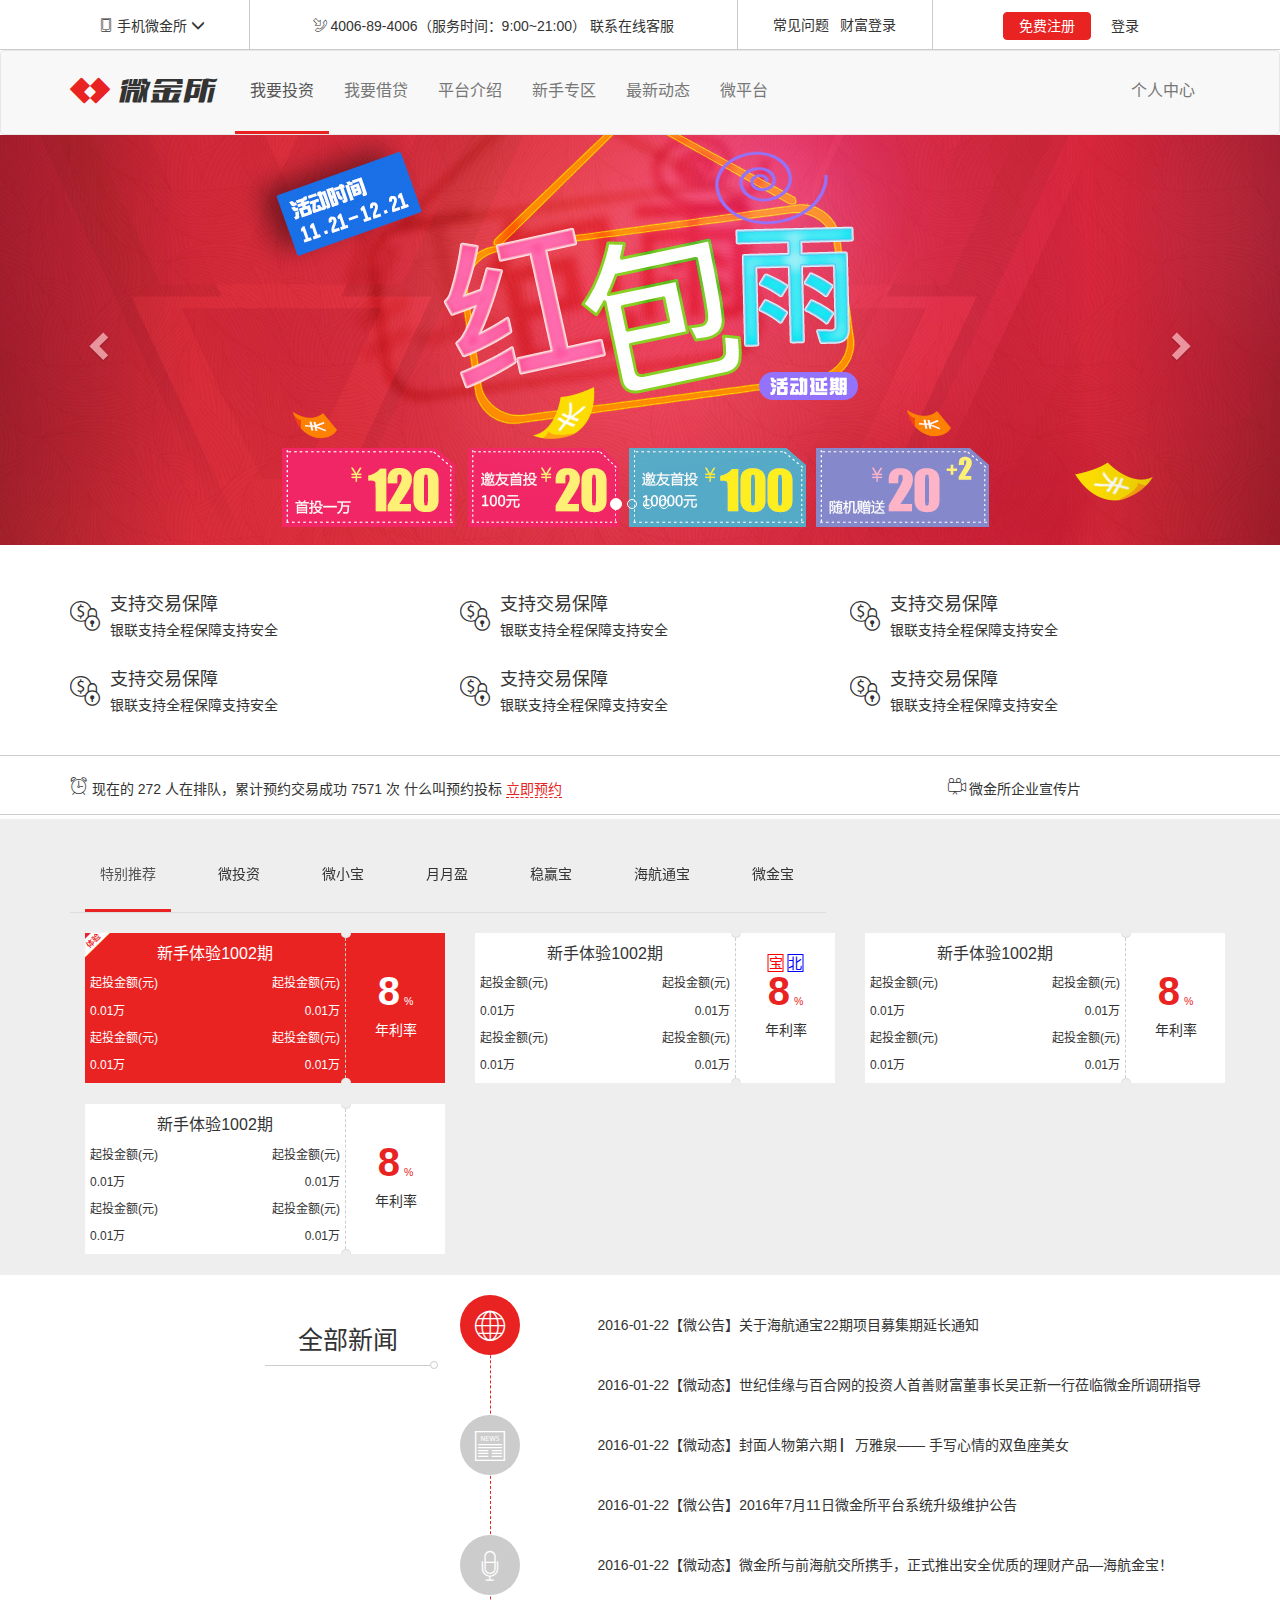
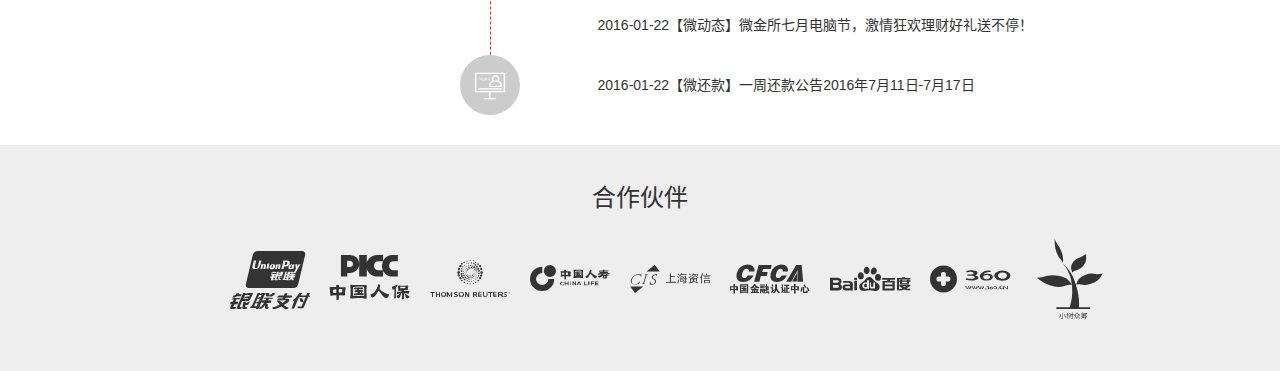
<file: index.html>
<!DOCTYPE html>
<html lang="zh-CN">
<head>
    <meta charset="utf-8">
    <meta http-equiv="X-UA-Compatible" content="IE=edge">
    <meta name="viewport" content="width=device-width, initial-scale=1">
    <title>手机-微金所</title>
    <link href="./lib/bootstrap/css/bootstrap.css" rel="stylesheet">
    <!--引入公共样式文件--字体图标-->
    <link rel="stylesheet" href="./css/base.css">
    <!--引入当前页面的样式文件-->
    <link rel="stylesheet" href="./css/wjs_index.css">

    <!--引入独立的导航条样式-->
    <!--<link rel="stylesheet" href="./css/wjs_nav.css">-->
    <!--[if lt IE 9]>
    <script src="./lib/html5shiv/html5shiv.min.js"></script>
    <script src="./lib/respond/respond.js"></script>
    <![endif]-->
</head>
<body>

<!--头部块-->
<header class="wjs_header hidden-xs hidden-sm">
    <div class="container">
        <div class="row">
            <div class="col-md-2">
                <a href="javascript:;" class="wjs_code">
                    <span class="wjs_icon wjs_icon_phone"></span>
                    <span>手机微金所</span>
                    <span class="glyphicon glyphicon-menu-down"></span>
                    <img src="./images/code.jpg" alt="">
                </a>
            </div>
            <div class="col-md-5">
                <span class="wjs_icon wjs_icon_tel"></span>
                <a href="javascript:;">4006-89-4006（服务时间：9:00~21:00） 联系在线客服</a>
            </div>
            <div class="col-md-2">
                <a href="javascript:;">常见问题</a>&nbsp;&nbsp;
                <a href="javascript:;">财富登录</a>
            </div>
            <div class="col-md-3">
                <button type="button" class="btn btn-danger">免费注册</button>
                <button type="button" class="btn btn-link">登录</button>
            </div>
        </div>
    </div>
</header>
<!--导航条-->
<nav class="navbar navbar-default wjs_nav">
        <div class="container">
            <div class="navbar-header">
                <button type="button" class="navbar-toggle collapsed" data-toggle="collapse" data-target="#bs-example-navbar-collapse-1" aria-expanded="false">
                    <span class="sr-only">Toggle navigation</span>
                    <span class="icon-bar"></span>
                    <span class="icon-bar"></span>
                    <span class="icon-bar"></span>
                </button>
                <a class="navbar-brand" href="#">
                    <span class="wjs_icon wjs_icon_logo"></span>
                    <span class="wjs_icon wjs_icon_text"></span>
                </a>
            </div>
            <div class="collapse navbar-collapse" id="bs-example-navbar-collapse-1">
                <ul class="nav navbar-nav hidden-sm">
                    <li class="active"><a href="#">我要投资 <span class="sr-only">(current)</span></a></li>
                    <li><a href="#">我要借贷</a></li>
                    <li><a href="#">平台介绍</a></li>
                    <li><a href="#">新手专区</a></li>
                    <li><a href="#">最新动态</a></li>
                    <li><a href="#">微平台</a></li>
                </ul>
                <ul class="nav navbar-nav navbar-right">
                    <li><a href="#">个人中心</a></li>
                </ul>
            </div>
        </div>
    </nav>
<!--轮播图-->
<div class="wjs_banner">
    <div id="carousel-example-generic" class="carousel slide" data-ride="carousel">
        <!-- Indicators -->
        <ol class="carousel-indicators">
            <li data-target="#carousel-example-generic" data-slide-to="0" class="active"></li>
            <li data-target="#carousel-example-generic" data-slide-to="1"></li>
            <li data-target="#carousel-example-generic" data-slide-to="2"></li>
            <li data-target="#carousel-example-generic" data-slide-to="3"></li>
        </ol>

        <!-- Wrapper for slides -->
        <div class="carousel-inner" role="listbox">
            <div class="item active" data-large-image="./images/slide_01_2000x410.jpg" data-small-image="./images/slide_01_640x340.jpg">
                <!--&lt;!&ndash;移动端&ndash;&gt;
                <a href="javascript:;" class="mobileImg">
                    <img src="./images/slide_01_640x340.jpg" alt="...">
                </a>
                &lt;!&ndash;非移动端&ndash;&gt;
                <a href="javascript:;" class="pcImg" style="background-image: url('./images/slide_01_2000x410.jpg');"></a>-->
            </div>
            <div class="item" data-large-image="./images/slide_02_2000x410.jpg" data-small-image="./images/slide_02_640x340.jpg">

            </div>
            <div class="item" data-large-image="./images/slide_03_2000x410.jpg" data-small-image="./images/slide_03_640x340.jpg">

            </div>
            <div class="item" data-large-image="./images/slide_04_2000x410.jpg" data-small-image="./images/slide_04_640x340.jpg">

            </div>
        </div>
        <a class="left carousel-control" href="#carousel-example-generic" role="button" data-slide="prev">
            <span class="glyphicon glyphicon-chevron-left" aria-hidden="true"></span>
            <span class="sr-only">Previous</span>
        </a>
        <a class="right carousel-control" href="#carousel-example-generic" role="button" data-slide="next">
            <span class="glyphicon glyphicon-chevron-right" aria-hidden="true"></span>
            <span class="sr-only">Next</span>
        </a>
    </div>
</div>
<!--信息块-->
<div class="wjs_info hidden-xs">
    <div class="container">
        <div class="row">
            <div class="col-sm-6 col-md-4">
                <a href="javascript:;">
                    <div class="media">
                        <span class="media-left wjs_icon wjs_icon_E900"></span>
                        <div class="media-body">
                            <h4 class="media-heading">支持交易保障</h4>
                            <p>银联支持全程保障支持安全</p>
                        </div>
                    </div>
                </a>
            </div>
            <div class="col-sm-6 col-md-4">
                <a href="javascript:;">
                    <div class="media">
                        <span class="media-left wjs_icon wjs_icon_E900"></span>
                        <div class="media-body">
                            <h4 class="media-heading">支持交易保障</h4>
                            <p>银联支持全程保障支持安全</p>
                        </div>
                    </div>
                </a>
            </div>
            <div class="col-sm-6 col-md-4">
                <a href="javascript:;">
                    <div class="media">
                        <span class="media-left wjs_icon wjs_icon_E900"></span>
                        <div class="media-body">
                            <h4 class="media-heading">支持交易保障</h4>
                            <p>银联支持全程保障支持安全</p>
                        </div>
                    </div>
                </a>
            </div>
            <div class="col-sm-6 col-md-4">
                <a href="javascript:;">
                    <div class="media">
                        <span class="media-left wjs_icon wjs_icon_E900"></span>
                        <div class="media-body">
                            <h4 class="media-heading">支持交易保障</h4>
                            <p>银联支持全程保障支持安全</p>
                        </div>
                    </div>
                </a>
            </div>
            <div class="col-sm-6 col-md-4">
                <a href="javascript:;">
                    <div class="media">
                        <span class="media-left wjs_icon wjs_icon_E900"></span>
                        <div class="media-body">
                            <h4 class="media-heading">支持交易保障</h4>
                            <p>银联支持全程保障支持安全</p>
                        </div>
                    </div>
                </a>
            </div>
            <div class="col-sm-6 col-md-4">
                <a href="javascript:;">
                    <div class="media">
                        <span class="media-left wjs_icon wjs_icon_E900"></span>
                        <div class="media-body">
                            <h4 class="media-heading">支持交易保障</h4>
                            <p>银联支持全程保障支持安全</p>
                        </div>
                    </div>
                </a>
            </div>
        </div>
    </div>
</div>
<!--预约块-->
<div class="wjs_reverse hidden-xs">
    <div class="container">
        <div class="row">
            <div class="col-sm-9">
                <span class="wjs_icon wjs_icon_E906"></span>
                现在的 272 人在排队，累计预约交易成功 7571 次
                <a href="javascript:;">什么叫预约投标</a>
                <a href="javascript:;" class="reverse_now">立即预约</a>
            </div>
            <div class="col-sm-3">
                <span class="wjs_icon wjs_icon_E905"></span>
                <a href="javascript:;">微金所企业宣传片</a>
            </div>
        </div>
    </div>
</div>
<!--产品块-->
<div class="wjs_product">
    <div class="container">
        <div class="tabs_parent">
            <ul class="nav nav-tabs" role="tablist">
                <li role="presentation" class="active"><a href="#p1" aria-controls="p1" role="tab" data-toggle="tab">特别推荐</a></li>
                <li role="presentation"><a href="#p2" aria-controls="p2" role="tab" data-toggle="tab">微投资</a></li>
                <li role="presentation"><a href="#p3" aria-controls="p3" role="tab" data-toggle="tab">微小宝</a></li>
                <li role="presentation"><a href="#p4" aria-controls="p4" role="tab" data-toggle="tab">月月盈</a></li>
                <li role="presentation"><a href="#p5" aria-controls="p5" role="tab" data-toggle="tab">稳赢宝</a></li>
                <li role="presentation"><a href="#p6" aria-controls="p6" role="tab" data-toggle="tab">海航通宝</a></li>
                <li role="presentation"><a href="#p7" aria-controls="p7" role="tab" data-toggle="tab">微金宝</a></li>
            </ul>
        </div>
        <div class="tab-content">
            <div role="tabpanel" class="tab-pane active" id="p1">
                <div class="container">
                    <div class="row">
                        <div class="col-xs-12 col-sm-6 col-md-4">
                            <div class="wjs_pBox active">
                                <div class="wjs_pLeft">
                                    <p>新手体验1002期</p>
                                    <div class="row">
                                        <div class="col-xs-6">
                                            <p>起投金额(元)</p>
                                            <p>0.01万</p>
                                        </div>
                                        <div class="col-xs-6">
                                            <p>起投金额(元)</p>
                                            <p>0.01万</p>
                                        </div>
                                        <div class="col-xs-6">
                                            <p>起投金额(元)</p>
                                            <p>0.01万</p>
                                        </div>
                                        <div class="col-xs-6">
                                            <p>起投金额(元)</p>
                                            <p>0.01万</p>
                                        </div>
                                    </div>
                                </div>
                                <div class="wjs_pRight">
                                    <b>8</b>
                                    <sub>%</sub>
                                    <p>年利率</p>
                                </div>
                            </div>
                        </div>
                        <div class="col-xs-12 col-sm-6 col-md-4">
                            <div class="wjs_pBox">
                                <div class="wjs_pLeft">
                                    <p>新手体验1002期</p>
                                    <div class="row">
                                        <div class="col-xs-6">
                                            <p>起投金额(元)</p>
                                            <p>0.01万</p>
                                        </div>
                                        <div class="col-xs-6">
                                            <p>起投金额(元)</p>
                                            <p>0.01万</p>
                                        </div>
                                        <div class="col-xs-6">
                                            <p>起投金额(元)</p>
                                            <p>0.01万</p>
                                        </div>
                                        <div class="col-xs-6">
                                            <p>起投金额(元)</p>
                                            <p>0.01万</p>
                                        </div>
                                    </div>
                                </div>
                                <div class="wjs_pRight">
                                    <div class="wjs_tip">
                                        <!--<span>宝</span>-->
                                        <!--type="button":说明当前工具提示的类型，类型默认是按钮，如果不需要，可以修改为其它任意的元素类型-->
                                        <!--data-toggle="tooltip":说明当前插件/组件是一工具提示-->
                                        <!--data-placement="top"：提示出现的位置-->
                                        <!--title="提示文本"-->
                                        <span data-toggle="tooltip" data-placement="top" title="微金宝">宝</span>
                                        <span data-toggle="tooltip" data-placement="top" title="北京市">北</span>
                                    </div>
                                    <b>8</b>
                                    <sub>%</sub>
                                    <p>年利率</p>
                                </div>
                            </div>
                        </div>
                        <div class="col-xs-12 col-sm-6 col-md-4">
                            <div class="wjs_pBox">
                                <div class="wjs_pLeft">
                                    <p>新手体验1002期</p>
                                    <div class="row">
                                        <div class="col-xs-6">
                                            <p>起投金额(元)</p>
                                            <p>0.01万</p>
                                        </div>
                                        <div class="col-xs-6">
                                            <p>起投金额(元)</p>
                                            <p>0.01万</p>
                                        </div>
                                        <div class="col-xs-6">
                                            <p>起投金额(元)</p>
                                            <p>0.01万</p>
                                        </div>
                                        <div class="col-xs-6">
                                            <p>起投金额(元)</p>
                                            <p>0.01万</p>
                                        </div>
                                    </div>
                                </div>
                                <div class="wjs_pRight">
                                    <b>8</b>
                                    <sub>%</sub>
                                    <p>年利率</p>
                                </div>
                            </div>
                        </div>
                        <div class="col-xs-12 col-sm-6 col-md-4">
                            <div class="wjs_pBox">
                                <div class="wjs_pLeft">
                                    <p>新手体验1002期</p>
                                    <div class="row">
                                        <div class="col-xs-6">
                                            <p>起投金额(元)</p>
                                            <p>0.01万</p>
                                        </div>
                                        <div class="col-xs-6">
                                            <p>起投金额(元)</p>
                                            <p>0.01万</p>
                                        </div>
                                        <div class="col-xs-6">
                                            <p>起投金额(元)</p>
                                            <p>0.01万</p>
                                        </div>
                                        <div class="col-xs-6">
                                            <p>起投金额(元)</p>
                                            <p>0.01万</p>
                                        </div>
                                    </div>
                                </div>
                                <div class="wjs_pRight">
                                    <b>8</b>
                                    <sub>%</sub>
                                    <p>年利率</p>
                                </div>
                            </div>
                        </div>
                    </div>
                </div>
            </div>
            <div role="tabpanel" class="tab-pane" id="p2">2</div>
            <div role="tabpanel" class="tab-pane" id="p3">3</div>
            <div role="tabpanel" class="tab-pane" id="p4">4</div>
            <div role="tabpanel" class="tab-pane" id="p5">5</div>
            <div role="tabpanel" class="tab-pane" id="p6">6</div>
            <div role="tabpanel" class="tab-pane" id="p7">7</div>
        </div>
    </div>
</div>
<!--新闻块-->
<div class="wjs_news">
    <div class="container">
        <div class="row">
            <div class="col-md-2 col-md-offset-2">
                <h3 class="wjs_nTitle">全部新闻</h3>
            </div>
            <div class="col-md-1">
                <div class="wjs_newsLine hidden-xs hidden-sm"></div>
                <ul class="nav nav-tabs" role="tablist">
                    <li role="presentation" class="active"><a href="#home" aria-controls="home" role="tab" data-toggle="tab"><span class="wjs_icon wjs_icon_new01"></span></a></li>
                    <li role="presentation"><a href="#profile" aria-controls="profile" role="tab" data-toggle="tab"><span class="wjs_icon wjs_icon_new02"></span></a></li>
                    <li role="presentation"><a href="#messages" aria-controls="messages" role="tab" data-toggle="tab"><span class="wjs_icon wjs_icon_new03"></span></a></li>
                    <li role="presentation"><a href="#settings" aria-controls="settings" role="tab" data-toggle="tab"><span class="wjs_icon wjs_icon_new04"></span></a></li>
                </ul>
            </div>
            <div class="col-md-7">
                <div class="tab-content">
                    <div role="tabpanel" class="tab-pane active" id="home">
                        <ul class="wjs_newslist">
                            <li>
                                <a href="">
                                    <span class="hidden-xs">2016-01-22</span>【微公告】关于海航通宝22期项目募集期延长通知
                                </a>
                            </li>
                            <li>
                                <a href="">
                                    <span class="hidden-xs">2016-01-22</span>【微动态】世纪佳缘与百合网的投资人首善财富董事长吴正新一行莅临微金所调研指导
                                </a>
                            </li>
                            <li>
                                <a href="">
                                    <span class="hidden-xs">2016-01-22</span>【微动态】封面人物第六期 ▏万雅泉—— 手写心情的双鱼座美女
                                </a>
                            </li>
                            <li>
                                <a href="">
                                    <span class="hidden-xs">2016-01-22</span>【微公告】2016年7月11日微金所平台系统升级维护公告
                                </a>
                            </li>
                            <li>
                                <a href="">
                                    <span class="hidden-xs">2016-01-22</span>【微动态】微金所与前海航交所携手，正式推出安全优质的理财产品—海航金宝！
                                </a>
                            </li>
                            <li>
                                <a href="">
                                    <span class="hidden-xs">2016-01-22</span>【微动态】微金所七月电脑节，激情狂欢理财好礼送不停！
                                </a>
                            </li>
                            <li>
                                <a href="">
                                    <span class="hidden-xs">2016-01-22</span>【微还款】一周还款公告2016年7月11日-7月17日
                                </a>
                            </li>
                        </ul>

                    </div>
                    <div role="tabpanel" class="tab-pane" id="profile">2</div>
                    <div role="tabpanel" class="tab-pane" id="messages">3</div>
                    <div role="tabpanel" class="tab-pane" id="settings">4</div>
                </div>
            </div>
        </div>
    </div>
</div>
<!--合作伙伴-->
<footer class="wjs_partner">
    <div class="container">
        <h3>合作伙伴</h3>
        <ul>
            <li>
                <a href="javascript:;" class="wjs_icon wjs_icon_partner01"></a>
            </li>
            <li>
                <a href="javascript:;" class="wjs_icon wjs_icon_partner02"></a>
            </li>
            <li>
                <a href="javascript:;" class="wjs_icon wjs_icon_partner03"></a>
            </li>
            <li>
                <a href="javascript:;" class="wjs_icon wjs_icon_partner04"></a>
            </li>
            <li>
                <a href="javascript:;" class="wjs_icon wjs_icon_partner05"></a>
            </li>
            <li>
                <a href="javascript:;" class="wjs_icon wjs_icon_partner06"></a>
            </li>
            <li>
                <a href="javascript:;" class="wjs_icon wjs_icon_partner07"></a>
            </li>
            <li>
                <a href="javascript:;" class="wjs_icon wjs_icon_partner08"></a>
            </li>
            <li>
                <a href="javascript:;" class="wjs_icon wjs_icon_partner09"></a>
            </li>
        </ul>
    </div>
</footer>

<script src="./lib/jquery/jquery.min.js"></script>
<script src="./lib/bootstrap/js/bootstrap.min.js"></script>
<!--引入滑动插件-->
<script src="./js/iscroll.js"></script>
<!--引入轮播图的js文件-->
<script src="./js/wjs-index.js"></script>
</body>
</html>
</file>
<file: css/base.css>
/*公共css样式*/
body{
    font-family: "Microsoft YaHei",sans-serif;
    font-size: 14px;
    color: #333;
}
a{
    text-decoration: none;
    color: #333;
}
a:hover{
    text-decoration: none;
    color: #333;
}
/*左边距*/
.m_l10{
    margin-left: 10px;
}
/*右边距*/
.m_r10{
    margin-right: 10px;
}
/*自定义字体*/
@font-face {
    font-family: 'wjs';
    src: url('../fonts/MiFie-Web-Font.eot'); /* IE9*/
    src: url('../fonts/MiFie-Web-Font.eot') format('embedded-opentype'), /* IE6-IE8 */
    url('../fonts/MiFie-Web-Font.woff') format('woff'), /* chrome、firefox */
    url('../fonts/MiFie-Web-Font.ttf') format('truetype'), /* chrome、firefox、opera、Safari, Android, iOS 4.2+*/
    url('../fonts/MiFie-Web-Font.svg') format('svg'); /* iOS 4.1- */
}
/*自定义字体使用样式*/
.wjs_icon{
    font-family: wjs;
}

/*手机图标对应的编码*/
.wjs_icon_phone::before{
    content: "\e908";
}
/*电话图标对应的编码*/
.wjs_icon_tel::before{
    content: "\e909";
    font-size: 14px;
}
/*wjs logo*/
.wjs_icon_logo::before{
    content: "\e920";
}
/*wjs 文本*/
.wjs_icon_text::before{
    content: "\e93e";
}
.wjs_icon_new01::before{
    content: "\e90e";
}
.wjs_icon_new02::before{
    content: "\e90f";
}
.wjs_icon_new03::before{
    content: "\e910";
}
.wjs_icon_new04::before{
    content: "\e911";
}
.wjs_icon_partner01::before{
    content:"\e946";
}
.wjs_icon_partner02::before{
    content: "\e92f";
}
.wjs_icon_partner03::before{
    content: "\e92e";
}
.wjs_icon_partner04::before{
    content: "\e92a";
}
.wjs_icon_partner05::before{
    content: "\e929";
}
.wjs_icon_partner06::before{
    content: "\e931";
}
.wjs_icon_partner07::before{
    content: "\e92c";
}
.wjs_icon_partner08::before{
    content: "\e92b";
}
.wjs_icon_partner09::before{
    content: "\e92d";
}
.wjs_iconn_E903::before{
    content: "\e903";
}
.wjs_icon_E906::before{
    content: "\e906";
}
.wjs_icon_E905::before{
    content: "\e905";
}
.wjs_icon_E907::before{
    content: "\e907";
}
.wjs_icon_E901::before{
    content: "\e901";
}
.wjs_icon_E900::before{
    content: "\e900";
}
.wjs_icon_E904::before{
    content: "\e904";
}
.wjs_icon_E902::before{
    content: "\e902";
}
.wjs_icon_E906::before{
    content: "\e906";
}
</file>
<file: css/wjs_index.css>
/*定义变量*/
/*头部块样式*/
.wjs_header {
  height: 50px;
  line-height: 50px;
  border-bottom: 1px solid #ccc;
}
.wjs_header .row {
  height: 100%;
  text-align: center;
}
.wjs_header .row > div:nth-of-type(-n+3) {
  border-right: 1px solid #ccc;
}
.wjs_header .row > div:nth-of-type(-n+3) > .wjs_code {
  position: relative;
  display: block;
}
.wjs_header .row > div:nth-of-type(-n+3) > .wjs_code > img {
  display: none;
  position: absolute;
  top: 49px;
  left: 50%;
  transform: translateX(-50%);
  border: 1px solid #ccc;
  border-top: none;
  z-index: 999;
}
.wjs_header .row > div:nth-of-type(-n+3) > .wjs_code:hover > img {
  display: block;
}
.wjs_header .row > div:nth-last-of-type(1) > .btn-danger {
  background-color: #e92322;
  border-color: #e92322;
}
.wjs_header .row > div:nth-last-of-type(1) > .btn {
  padding: 3px 15px;
}
.wjs_header .row > div:nth-last-of-type(1) > .btn-link {
  color: #333;
}
.wjs_header .row > div:nth-last-of-type(1) > .btn-link:hover {
  text-decoration: none;
}
/*导航样式*/
.wjs_nav {
  /*修改导航项的样式*/
}
.wjs_nav.navbar {
  margin-bottom: 0;
}
.wjs_nav .navbar-brand {
  height: 80px;
  line-height: 50px;
}
.wjs_nav .navbar-brand > .wjs_icon {
  font-size: 40px;
}
.wjs_nav .navbar-brand > span:first-of-type {
  color: #e92322;
}
.wjs_nav .navbar-brand > span:last-of-type {
  color: #333;
}
.wjs_nav .navbar-nav > li > a {
  line-height: 50px;
  font-size: 16px;
}
.wjs_nav .navbar-nav > li > a:hover,
.wjs_nav .navbar-nav > li a:focus {
  color: #777;
  border-bottom: 3px solid #e92322;
}
.wjs_nav .navbar-nav .active > a,
.wjs_nav .navbar-nav .active a:hover,
.wjs_nav .navbar-nav .active a:focus {
  background-color: transparent;
  border-bottom: 3px solid #e92322;
}
.wjs_nav .navbar-toggle {
  margin-top: 23px;
}
/*轮播图样式*/
.wjs_banner .mobileImg {
  width: 100%;
  display: block;
}
.wjs_banner .mobileImg > img {
  width: 100%;
  display: block;
}
.wjs_banner .pcImg {
  width: 100%;
  height: 410px;
  display: block;
  /*设置背景图片了*/
  /*设置图片居中显示*/
  background-position: center center;
  /*设置背景图片的大小*/
  background-size: cover;
}
/*信息块样式*/
.wjs_info {
  padding: 30px;
}
.wjs_info .wjs_icon {
  font-size: 30px;
}
.wjs_info .row > div {
  margin-top: 20px;
}
.wjs_info .row > div > a:hover {
  color: #e92322;
}
/*预约块样式*/
.wjs_reverse {
  height: 60px;
  line-height: 60px;
  border-top: 1px solid #ccc;
  border-bottom: 1px solid #ccc;
}
.wjs_reverse .wjs_icon {
  font-size: 18px;
}
.wjs_reverse .reverse_now {
  color: #e92322;
  border-bottom: 1px dashed #e92322;
}
.wjs_reverse a:hover {
  color: #e92322;
}
/*产品块样式*/
.wjs_product {
  clear: both;
  background-color: #eee;
  padding: 20px;
  /*导航项样式的修改*/
  /*产品详细信息块样式*/
}
.wjs_product .tabs_parent {
  width: 100%;
  overflow: hidden;
}
.wjs_product .nav-tabs > li {
  margin-bottom: 0px;
  padding: 0px 15px;
}
.wjs_product .nav-tabs > li > a {
  line-height: 50px;
  border-radius: 0px;
  border: none;
  background-color: transparent;
}
.wjs_product .nav-tabs > li > a:hover {
  border-bottom: 3px solid #e92322;
}
.wjs_product .nav-tabs > li.active > a,
.wjs_product .nav-tabs > li.active a:hover,
.wjs_product .nav-tabs > li.active a:focus {
  border: none;
  border-radius: 0;
  background-color: #eee;
  border-bottom: 3px solid #e92322;
}
.wjs_product .wjs_pBox {
  height: 150px;
  margin-top: 20px;
  background-color: #fff;
  /*设置当前active样式*/
}
.wjs_product .wjs_pBox .wjs_pLeft {
  /*width: 100%;*/
  margin-right: 100px;
  height: 150px;
  padding-top: 10px;
  font-size: 12px;
}
.wjs_product .wjs_pBox .wjs_pLeft > p {
  width: 100%;
  text-align: center;
  font-size: 16px;
}
.wjs_product .wjs_pBox .wjs_pLeft .row {
  margin-left: -10px;
  margin-right: -10px;
}
.wjs_product .wjs_pBox .wjs_pLeft .row > div:nth-of-type(even) {
  text-align: right;
}
.wjs_product .wjs_pBox .wjs_pRight {
  width: 100px;
  height: 150px;
  position: absolute;
  right: 15px;
  top: 20px;
  border-left: 1px dashed #ccc;
  text-align: center;
  padding-top: 30px;
}
.wjs_product .wjs_pBox .wjs_pRight > .wjs_tip {
  width: 100%;
  position: absolute;
  left: 50%;
  top: 20px;
  transform: translateX(-50%);
}
.wjs_product .wjs_pBox .wjs_pRight > .wjs_tip > span {
  cursor: pointer;
}
.wjs_product .wjs_pBox .wjs_pRight > .wjs_tip > span:first-of-type {
  color: red;
  border: 1px solid red;
}
.wjs_product .wjs_pBox .wjs_pRight > .wjs_tip > span:last-of-type {
  color: blue;
  border: 1px solid blue;
}
.wjs_product .wjs_pBox .wjs_pRight > b {
  font-size: 40px;
  color: #e92322;
}
.wjs_product .wjs_pBox .wjs_pRight > sub {
  color: #e92322;
  bottom: 0;
}
.wjs_product .wjs_pBox .wjs_pRight::before,
.wjs_product .wjs_pBox .wjs_pRight::after {
  content: "";
  width: 10px;
  height: 10px;
  border-radius: 50%;
  background-color: #eee;
  position: absolute;
  left: -5px;
}
.wjs_product .wjs_pBox .wjs_pRight::before {
  top: -5px;
  box-shadow: 0px -1px 1px #ddd inset;
}
.wjs_product .wjs_pBox .wjs_pRight::after {
  bottom: -5px;
  box-shadow: 0px 1px 1px #ddd inset;
}
.wjs_product .wjs_pBox.active {
  background-color: #e92322;
}
.wjs_product .wjs_pBox.active > .wjs_pRight > b,
.wjs_product .wjs_pBox.active > .wjs_pRight sub,
.wjs_product .wjs_pBox.active > .wjs_pRight p {
  color: #fff;
}
.wjs_product .wjs_pBox.active > .wjs_pLeft {
  color: #fff;
  position: relative;
  /*使用伪添加左上角的标志*/
}
.wjs_product .wjs_pBox.active > .wjs_pLeft::before {
  content: "\e915";
  /*一定要记得设置字体*/
  font-family: "wjs";
  position: absolute;
  left: 0;
  top: -5px;
  font-size: 25px;
}
/*新闻块样式*/
.wjs_news {
  padding: 20px;
  /*添加虚线边框*/
  /*新闻列表样式*/
}
.wjs_news .wjs_nTitle {
  line-height: 50px;
  font-size: 25px;
  border-bottom: 1px solid #ccc;
  text-align: center;
  position: relative;
}
.wjs_news .wjs_nTitle::before {
  content: "";
  width: 8px;
  height: 8px;
  border-radius: 4px;
  border: 1px solid #ccc;
  position: absolute;
  bottom: -4px;
  right: -8px;
}
.wjs_news .wjs_newsLine {
  width: 1px;
  height: 100%;
  position: absolute;
  border-left: 1px dashed #e92322;
  left: 45px;
  top: 0;
}
.wjs_news .nav-tabs {
  border-bottom: none;
  position: relative;
  /*使用伪元素添加虚线:伪元素必须要求父元素有具体的宽高值。所谓具体的宽高值是指在样式中设置了width/height*/
  /*&::before{
      content: "";
      width: 1px;
      height: 100%;
      position: absolute;
      border-left: 1px solid @baseColor;
      left: 0;
      top:0;
    }*/
  /*使用媒体查询设置w在768~992之间的li元素的样式*/
  /*使用媒体查询设置w<768时li元素的样式*/
}
.wjs_news .nav-tabs > li {
  margin-bottom: 60px;
}
.wjs_news .nav-tabs > li > a {
  background-color: #ccc;
  width: 60px;
  height: 60px;
  border-radius: 50%;
  border: none;
}
.wjs_news .nav-tabs > li > a:hover {
  border: none;
  background-color: #e92322;
}
.wjs_news .nav-tabs > li.active > a,
.wjs_news .nav-tabs > li.active a:hover,
.wjs_news .nav-tabs > li.active a:focus {
  border: none;
  background-color: #e92322;
}
.wjs_news .nav-tabs > li .wjs_icon {
  font-size: 30px;
  color: #fff;
}
.wjs_news .nav-tabs > li:last-of-type {
  margin-bottom: 0px;
}
@media screen and (min-width: 768px) and (max-width: 992px) {
  .wjs_news .nav-tabs > li {
    margin: 20px 30px;
  }
}
@media screen and (max-width: 768px) {
  .wjs_news .nav-tabs > li {
    margin: 20px 0px;
    width: 25%;
  }
}
.wjs_news .wjs_newslist {
  list-style: none;
}
.wjs_news .wjs_newslist > li {
  line-height: 60px;
}
/*使用伙伴样式*/
.wjs_partner {
  background-color: #eee;
  padding: 20px;
  text-align: center;
}
.wjs_partner h3 {
  width: 100%;
  text-align: center;
}
.wjs_partner ul {
  list-style: none;
  display: inline-block;
}
.wjs_partner ul > li {
  float: left;
  margin-left: 20px;
}
.wjs_partner .wjs_icon {
  font-size: 80px;
}
</file>
<file: css/wjs_nav.css>
.navbar-default {
    background-color: #f8f8f8;
    border-color: #e7e7e7;
}
.navbar-default .navbar-brand {
    color: #777;
}
.navbar-default .navbar-brand:hover,
.navbar-default .navbar-brand:focus {
    color: #5e5e5e;
    background-color: transparent;
}
.navbar-default .navbar-text {
    color: #777;
}
.navbar-default .navbar-nav > li > a {
    color: #777;
}
.navbar-default .navbar-nav > li > a:hover,
.navbar-default .navbar-nav > li > a:focus {
    color: #333;
    background-color: transparent;
}
.navbar-default .navbar-nav > .active > a,
.navbar-default .navbar-nav > .active > a:hover,
.navbar-default .navbar-nav > .active > a:focus {
    color: #555;
    background-color: #e7e7e7;
}
.navbar-default .navbar-nav > .disabled > a,
.navbar-default .navbar-nav > .disabled > a:hover,
.navbar-default .navbar-nav > .disabled > a:focus {
    color: #ccc;
    background-color: transparent;
}
.navbar-default .navbar-toggle {
    border-color: #ddd;
}
.navbar-default .navbar-toggle:hover,
.navbar-default .navbar-toggle:focus {
    background-color: #ddd;
}
.navbar-default .navbar-toggle .icon-bar {
    background-color: #888;
}
.navbar-default .navbar-collapse,
.navbar-default .navbar-form {
    border-color: #e7e7e7;
}
.navbar-default .navbar-nav > .open > a,
.navbar-default .navbar-nav > .open > a:hover,
.navbar-default .navbar-nav > .open > a:focus {
    color: #555;
    background-color: #e7e7e7;
}
@media (max-width: 767px) {
    .navbar-default .navbar-nav .open .dropdown-menu > li > a {
        color: #777;
    }
    .navbar-default .navbar-nav .open .dropdown-menu > li > a:hover,
    .navbar-default .navbar-nav .open .dropdown-menu > li > a:focus {
        color: #333;
        background-color: transparent;
    }
    .navbar-default .navbar-nav .open .dropdown-menu > .active > a,
    .navbar-default .navbar-nav .open .dropdown-menu > .active > a:hover,
    .navbar-default .navbar-nav .open .dropdown-menu > .active > a:focus {
        color: #555;
        background-color: #e7e7e7;
    }
    .navbar-default .navbar-nav .open .dropdown-menu > .disabled > a,
    .navbar-default .navbar-nav .open .dropdown-menu > .disabled > a:hover,
    .navbar-default .navbar-nav .open .dropdown-menu > .disabled > a:focus {
        color: #ccc;
        background-color: transparent;
    }
}
.navbar-default .navbar-link {
    color: #777;
}
.navbar-default .navbar-link:hover {
    color: #333;
}
.navbar-default .btn-link {
    color: #777;
}
.navbar-default .btn-link:hover,
.navbar-default .btn-link:focus {
    color: #333;
}
.navbar-default .btn-link[disabled]:hover,
fieldset[disabled] .navbar-default .btn-link:hover,
.navbar-default .btn-link[disabled]:focus,
fieldset[disabled] .navbar-default .btn-link:focus {
    color: #ccc;
}
</file>
